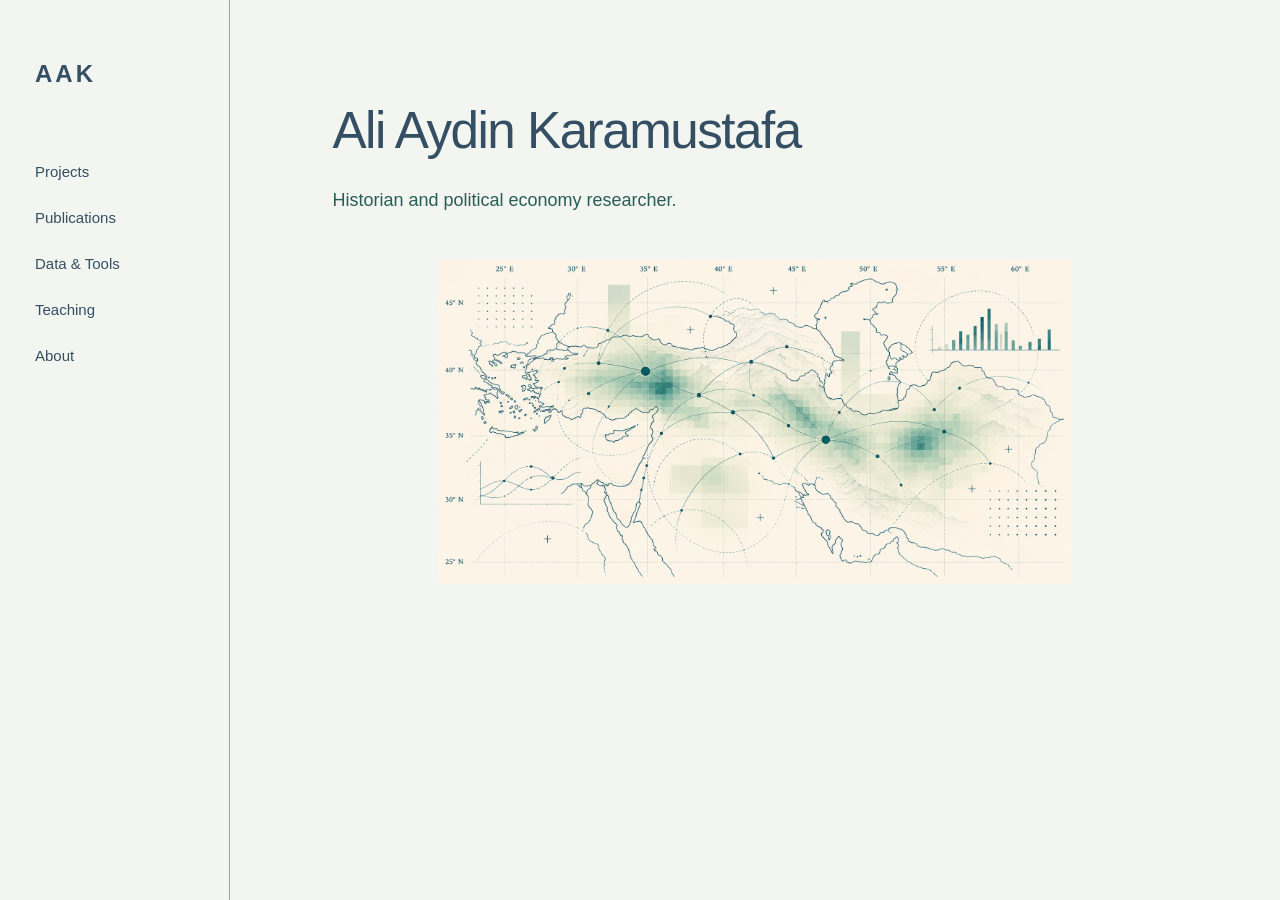
<file: index.html>
<!DOCTYPE html>
<html lang="en">

<head>
    <meta charset="UTF-8">
    <meta name="viewport" content="width=device-width, initial-scale=1.0">
    <title>Ali Aydin Karamustafa</title>
    <link rel="stylesheet" href="style.css">
</head>

<body>

    <!-- Left-side navigation -->
    <nav class="sidebar">
        <a href="index.html" class="site-name">AAK</a>
        
        <a href="projects.html">Projects</a>
        <a href="publications.html">Publications</a>
        <a href="data-tools.html">Data &amp; Tools</a>
        <a href="teaching.html">Teaching</a>
        <a href="about.html">About</a>
    </nav>

    <!-- Main homepage -->
    <main class="main-content">

        <section class="introduction">
            <h1>Ali Aydin Karamustafa</h1>
            <p>Historian and political economy researcher.</p>
        </section>

        <!-- Reserved for future artwork or interactive visualization -->
        <section class="visual-space">
    <img src="images/digital-map.png" alt="Abstract digital cartography of Anatolia, Iran, and the Middle East">
</section>

    </main>

</body>
</html>
</file>
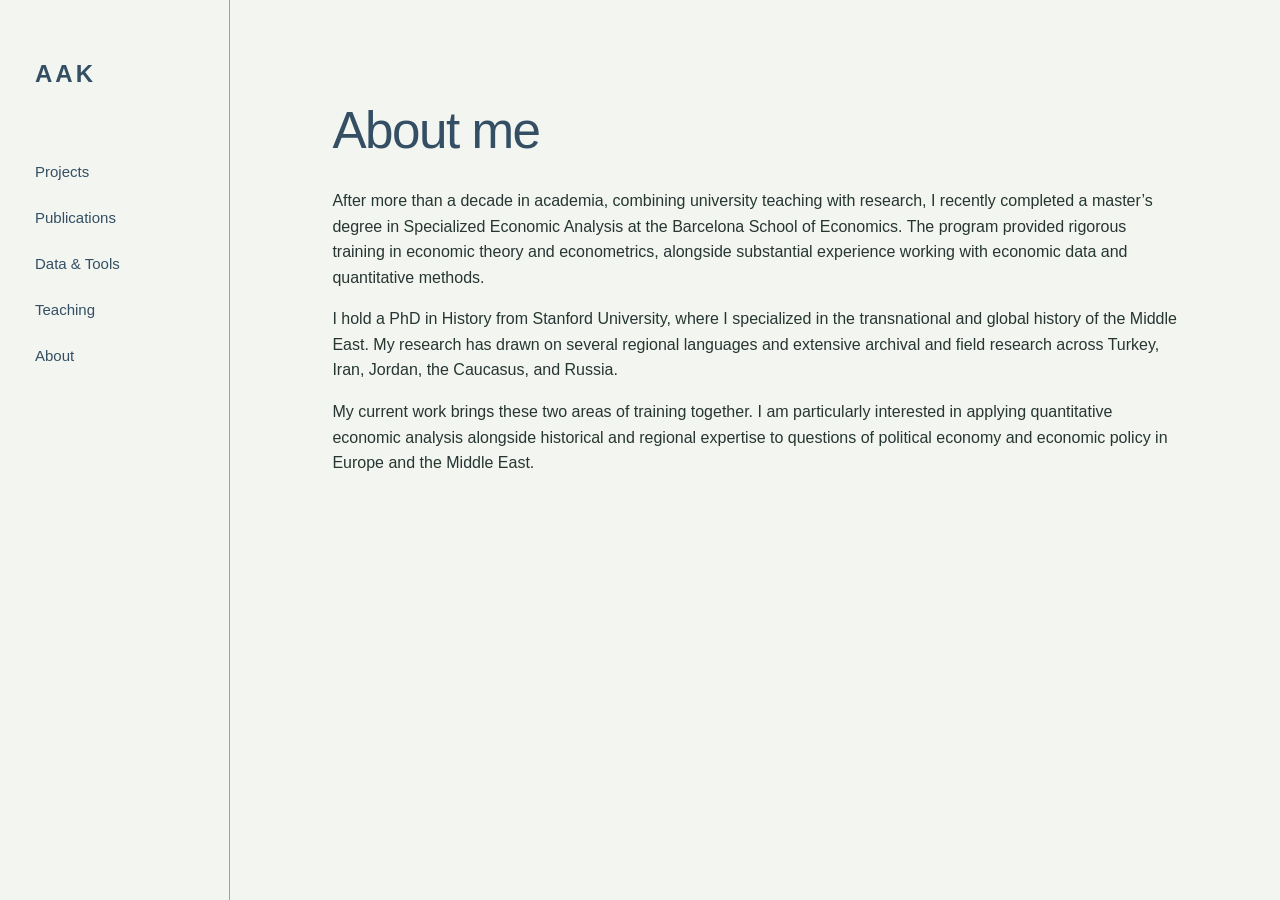
<file: about.html>
<!DOCTYPE html>
<html lang="en">

<head>
    <meta charset="UTF-8">
    <meta name="viewport" content="width=device-width, initial-scale=1.0">
    <title>About me | Ali Aydin Karamustafa</title>
    <link rel="stylesheet" href="style.css">
</head>

<body>

    <nav class="sidebar">
        <a href="index.html" class="site-name">AAK</a>

        <a href="projects.html">Projects</a>
        <a href="publications.html">Publications</a>
        <a href="data-tools.html">Data &amp; Tools</a>
        <a href="teaching.html">Teaching</a>
        <a href="about.html">About</a>
    </nav>

    
<main class="main-content">

    <section class="introduction">
        <h1>About me</h1>
    </section>

    <section class="about-text">

        <p>
            After more than a decade in academia, combining university
            teaching with research, I recently completed a master’s
            degree in Specialized Economic Analysis at the Barcelona
            School of Economics. The program provided rigorous training
            in economic theory and econometrics, alongside substantial
            experience working with economic data and quantitative methods.
        </p>

        <p>
            I hold a PhD in History from Stanford University, where
            I specialized in the transnational and global history
            of the Middle East. My research has drawn on several
            regional languages and extensive archival and field
            research across Turkey, Iran, Jordan, the Caucasus,
            and Russia.
        </p>

        <p>
            My current work brings these two areas of training
            together. I am particularly interested in applying
            quantitative economic analysis alongside historical
            and regional expertise to questions of political economy
            and economic policy in Europe and the Middle East.
        </p>

    </section>

</main>

</body>
</html>
</file>
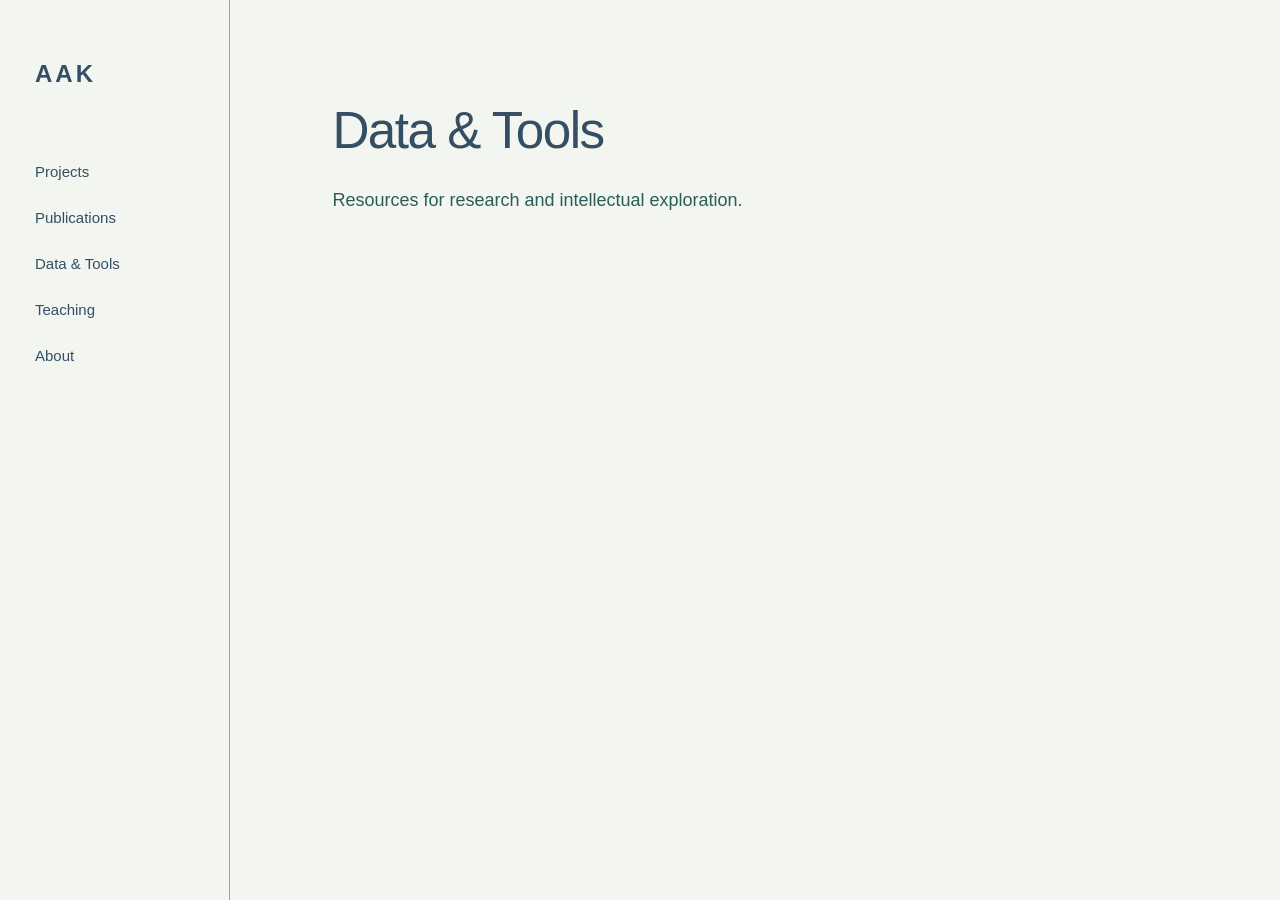
<file: data-tools.html>
<!DOCTYPE html>
<html lang="en">

<head>
    <meta charset="UTF-8">
    <meta name="viewport" content="width=device-width, initial-scale=1.0">
    <title>Data & Tools | Ali Aydin Karamustafa</title>
    <link rel="stylesheet" href="style.css">
</head>

<body>

    <nav class="sidebar">
        <a href="index.html" class="site-name">AAK</a>

        <a href="projects.html">Projects</a>
        <a href="publications.html">Publications</a>
        <a href="data-tools.html">Data &amp; Tools</a>
        <a href="teaching.html">Teaching</a>
        <a href="about.html">About</a>
    </nav>

    <main class="main-content">
        <section class="introduction">
            <h1>Data & Tools</h1>
            <p>Resources for research and intellectual exploration.</p>
        </section>
    </main>

</body>
</html>
</file>
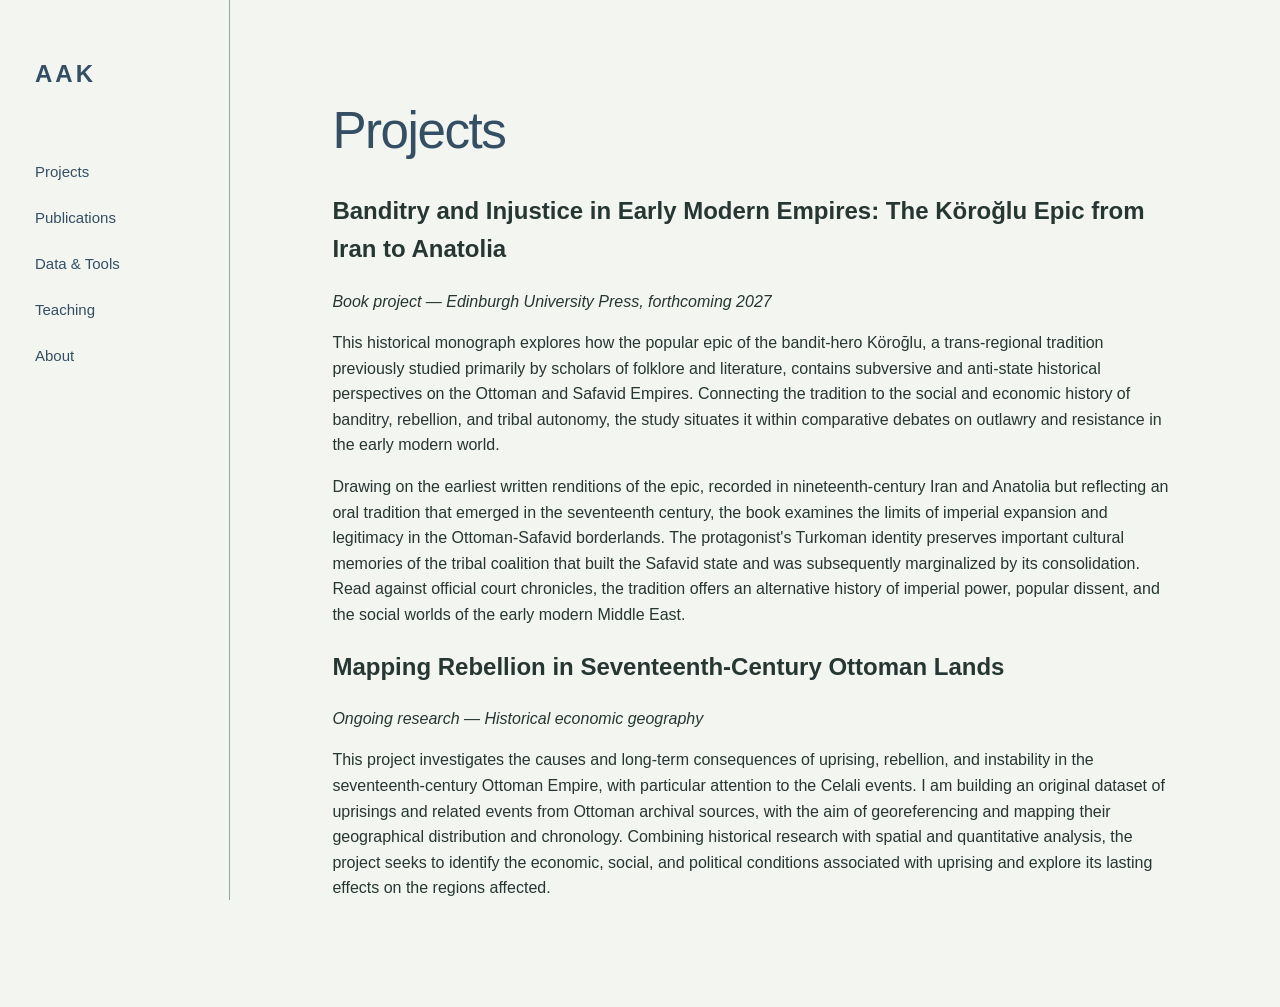
<file: projects.html>
<!DOCTYPE html>
<html lang="en">

<head>
    <meta charset="UTF-8">
    <meta name="viewport" content="width=device-width, initial-scale=1.0">
    <title>Projects | Ali Aydin Karamustafa</title>
    <link rel="stylesheet" href="style.css">
</head>

<body>

    <nav class="sidebar">
        <a href="index.html" class="site-name">AAK</a>

        <a href="projects.html">Projects</a>
        <a href="publications.html">Publications</a>
        <a href="data-tools.html">Data &amp; Tools</a>
        <a href="teaching.html">Teaching</a>
        <a href="about.html">About</a>
    </nav>

    
<main class="main-content">

    <section class="introduction">
        <h1>Projects</h1>
    </section>

    <section class="projects">

        <article class="project">
            <h2>Banditry and Injustice in Early Modern Empires: The Köroğlu Epic from Iran to Anatolia</h2>
            <p><em>Book project — Edinburgh University Press, forthcoming 2027</em></p>

            <p>
                This historical monograph explores how the popular epic of the
                bandit-hero Köroğlu, a trans-regional tradition previously
                studied primarily by scholars of folklore and literature,
                contains subversive and anti-state historical perspectives
                on the Ottoman and Safavid Empires. Connecting the tradition
                to the social and economic history of banditry, rebellion,
                and tribal autonomy, the study situates it within comparative
                debates on outlawry and resistance in the early modern world.
            </p>

            <p>
                Drawing on the earliest written renditions of the epic,
                recorded in nineteenth-century Iran and Anatolia but
                reflecting an oral tradition that emerged in the seventeenth
                century, the book examines the limits of imperial expansion
                and legitimacy in the Ottoman-Safavid borderlands. The
                protagonist's Turkoman identity preserves important cultural
                memories of the tribal coalition that built the Safavid
                state and was subsequently marginalized by its consolidation.
                Read against official court chronicles, the tradition
                offers an alternative history of imperial power, popular
                dissent, and the social worlds of the early modern
                Middle East.
            </p>
        </article>

        <article class="project">
            <h2>Mapping Rebellion in Seventeenth-Century Ottoman Lands</h2>
            <p><em>Ongoing research — Historical economic geography</em></p>

            <p>
                This project investigates the causes and long-term
                consequences of uprising, rebellion, and instability in the seventeenth-century
                Ottoman Empire, with particular attention to the Celali
                events. I am building an original dataset of
                uprisings and related events from Ottoman archival
                sources, with the aim of georeferencing and mapping
                their geographical distribution and chronology.
                Combining historical research with spatial and
                quantitative analysis, the project seeks to identify
                the economic, social, and political conditions
                associated with uprising and explore its lasting
                effects on the regions affected.
            </p>
        </article>

    </section>

</main>

</body>
</html>
</file>
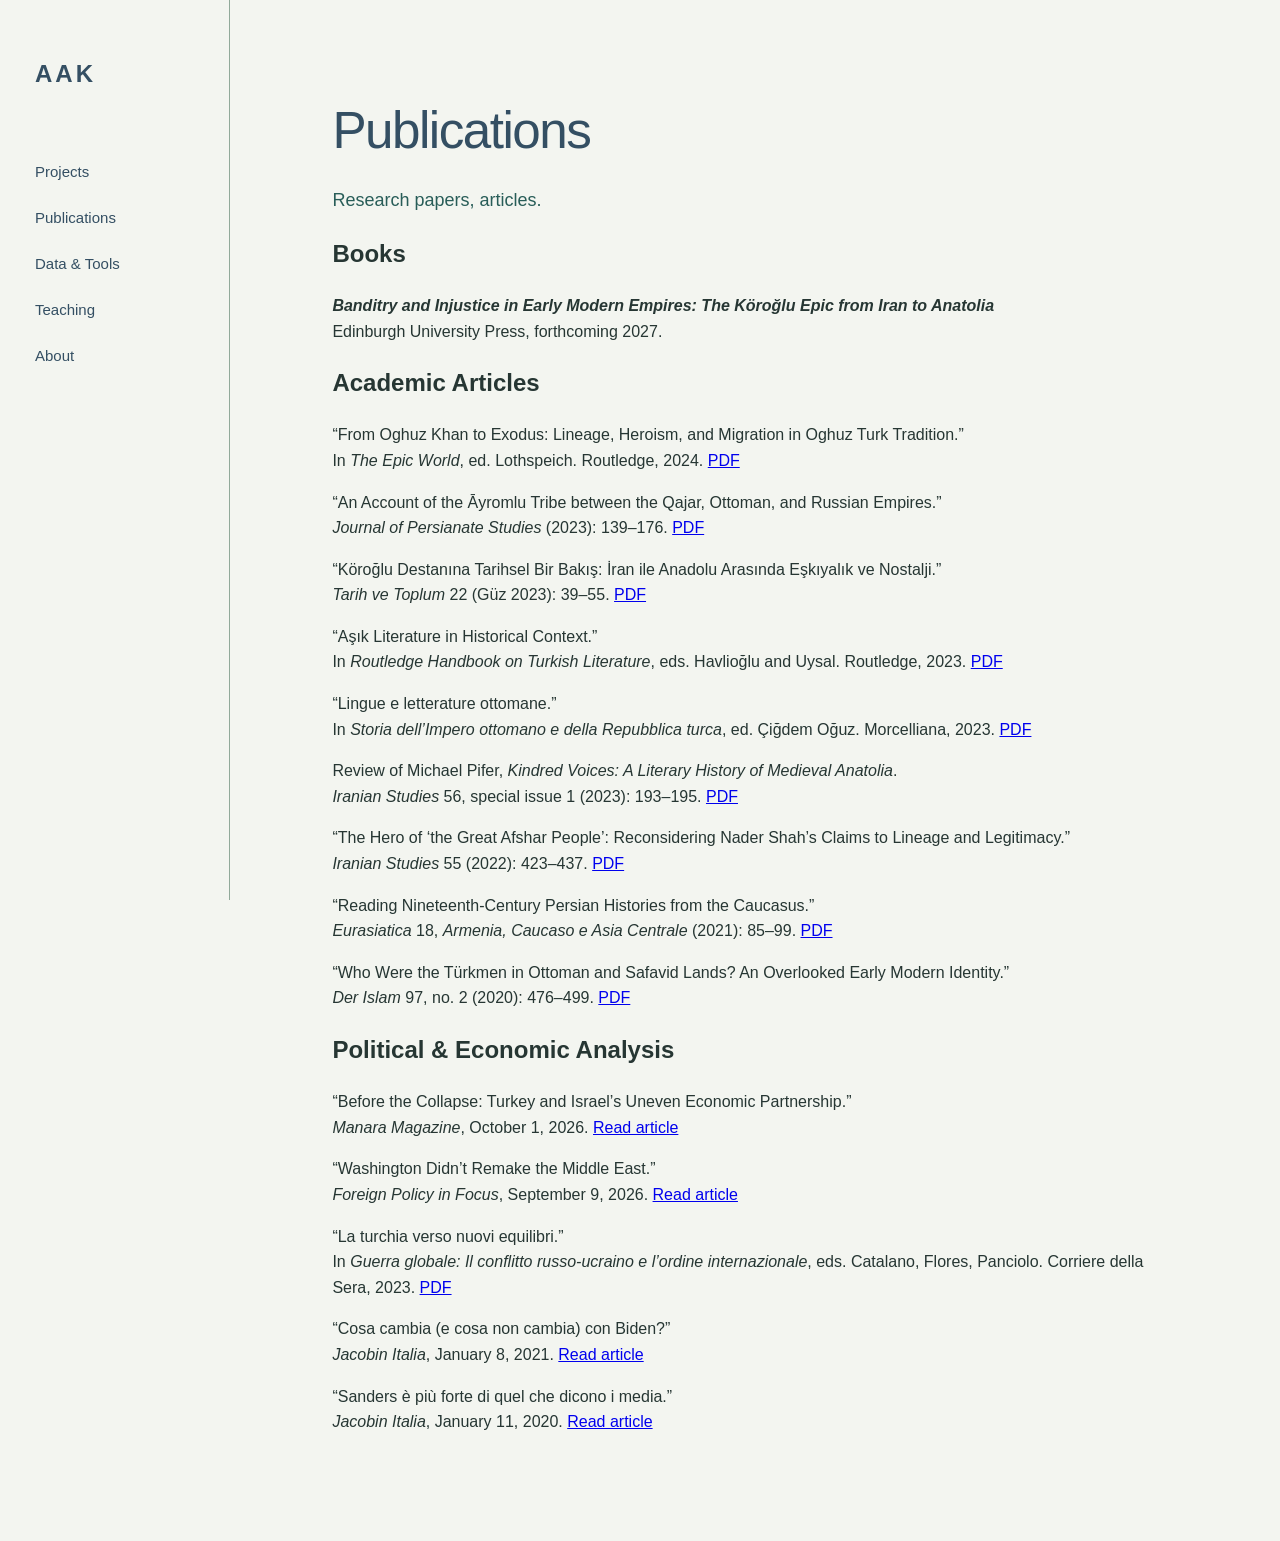
<file: publications.html>
<!DOCTYPE html>
<html lang="en">

<head>
    <meta charset="UTF-8">
    <meta name="viewport" content="width=device-width, initial-scale=1.0">
    <title>Publications | Ali Aydin Karamustafa</title>
    <link rel="stylesheet" href="style.css">
</head>

<body>

    <nav class="sidebar">
        <a href="index.html" class="site-name">AAK</a>

        <a href="projects.html">Projects</a>
        <a href="publications.html">Publications</a>
        <a href="data-tools.html">Data &amp; Tools</a>
        <a href="teaching.html">Teaching</a>
        <a href="about.html">About</a>
    </nav>

    <main class="main-content">
        <section class="introduction">
            <h1>Publications</h1>
            <p>Research papers, articles.</p>
        </section>

<section class="publications">

    <h2>Books</h2>

    <p>
        <strong><em>Banditry and Injustice in Early Modern Empires:
        The Köroğlu Epic from Iran to Anatolia</em></strong><br>
        Edinburgh University Press, forthcoming 2027.
    </p>


    <h2>Academic Articles</h2>

    <p>
        “From Oghuz Khan to Exodus: Lineage, Heroism, and Migration
        in Oghuz Turk Tradition.”<br>
        In <em>The Epic World</em>, ed. Lothspeich.
        Routledge, 2024.
        <a href="pdfs/karamustafa_routledge epic world.pdf" target="_blank">
    PDF
    </a>
    </p>

    <p>
        “An Account of the Āyromlu Tribe between the Qajar,
        Ottoman, and Russian Empires.”<br>
        <em>Journal of Persianate Studies</em> (2023): 139–176.
        <a href="pdfs/karamustafa_journal of persianate studies.pdf" target="_blank">
    PDF
    </a>
    </p>

    <p>
        “Köroğlu Destanına Tarihsel Bir Bakış:
        İran ile Anadolu Arasında Eşkıyalık ve Nostalji.”<br>
        <em>Tarih ve Toplum</em> 22 (Güz 2023): 39–55.
        <a href="pdfs/karamustafa_tarih ve toplum.pdf" target="_blank">
    PDF
    </a>
    </p>

    <p>
        “Aşık Literature in Historical Context.”<br>
        In <em>Routledge Handbook on Turkish Literature</em>,
        eds. Havlioğlu and Uysal. Routledge, 2023.
        <a href="pdfs/karamustafa_routledge asik literature.pdf" target="_blank">
    PDF
    </a>
    </p>

    <p>
        “Lingue e letterature ottomane.”<br>
        In <em>Storia dell’Impero ottomano e della Repubblica turca</em>,
        ed. Çiğdem Oğuz. Morcelliana, 2023.
        <a href="pdfs/karamustafa_lingue e letterature ottomane.pdf" target="_blank">
    PDF
    </a>
    </p>

    <p>
        Review of Michael Pifer, <em>Kindred Voices:
        A Literary History of Medieval Anatolia</em>.<br>
        <em>Iranian Studies</em> 56, special issue 1 (2023): 193–195.
        <a href="pdfs/karamustafa_iranian studies kindred voices.pdf" target="_blank">
    PDF
    </a>
    </p>

    <p>
        “The Hero of ‘the Great Afshar People’:
        Reconsidering Nader Shah’s Claims to Lineage and Legitimacy.”<br>
        <em>Iranian Studies</em> 55 (2022): 423–437.
        <a href="pdfs/karamustafa_iranian studies nader shah.pdf" target="_blank">
    PDF
    </a>
    </p>

    <p>
        “Reading Nineteenth-Century Persian Histories
        from the Caucasus.”<br>
        <em>Eurasiatica</em> 18,
        <em>Armenia, Caucaso e Asia Centrale</em> (2021): 85–99.
        <a href="pdfs/karamustafa_euroasiatica.pdf" target="_blank">
    PDF
    </a>
    </p>

    <p>
        “Who Were the Türkmen in Ottoman and Safavid Lands?
        An Overlooked Early Modern Identity.”<br>
        <em>Der Islam</em> 97, no. 2 (2020): 476–499.
    <a href="pdfs/karamustafa_der islam.pdf" target="_blank">
    PDF
    </a>
    </p>


    <h2>Political &amp; Economic Analysis</h2>

    <p>
        “Before the Collapse: Turkey and Israel’s Uneven
        Economic Partnership.”<br>
        <em>Manara Magazine</em>, October 1, 2026.
        <a href="https://manaramagazine.org/2026/10/before-the-collapse-turkey-and-israels-uneven-economic-partnership/"
           target="_blank" rel="noopener noreferrer">Read article</a>
    </p>

    <p>
        “Washington Didn’t Remake the Middle East.”<br>
        <em>Foreign Policy in Focus</em>, September 9, 2026.
        <a href="https://fpif.org/washington-didnt-remake-the-middle-east/"
           target="_blank" rel="noopener noreferrer">Read article</a>
    </p>

    <p>
        “La turchia verso nuovi equilibri.”<br>
        In <em>Guerra globale: Il conflitto russo-ucraino
        e l’ordine internazionale</em>,
        eds. Catalano, Flores, Panciolo.
        Corriere della Sera, 2023.
        <a href="pdfs/karamustafa_guerra globale.pdf" target="_blank">
    PDF
    </a>
    </p>

    <p>
        “Cosa cambia (e cosa non cambia) con Biden?”<br>
        <em>Jacobin Italia</em>, January 8, 2021.
        <a href="https://jacobinitalia.it/cosa-cambia-e-cosa-non-cambia-con-biden/"
           target="_blank" rel="noopener noreferrer">Read article</a>
    </p>

    <p>
        “Sanders è più forte di quel che dicono i media.”<br>
        <em>Jacobin Italia</em>, January 11, 2020.
        <a href="https://jacobinitalia.it/sanders-e-piu-forte-di-quel-che-dicono-i-media/"
           target="_blank" rel="noopener noreferrer">Read article</a>
    </p>

</section>

        
    </main>

</body>
</html>
</file>
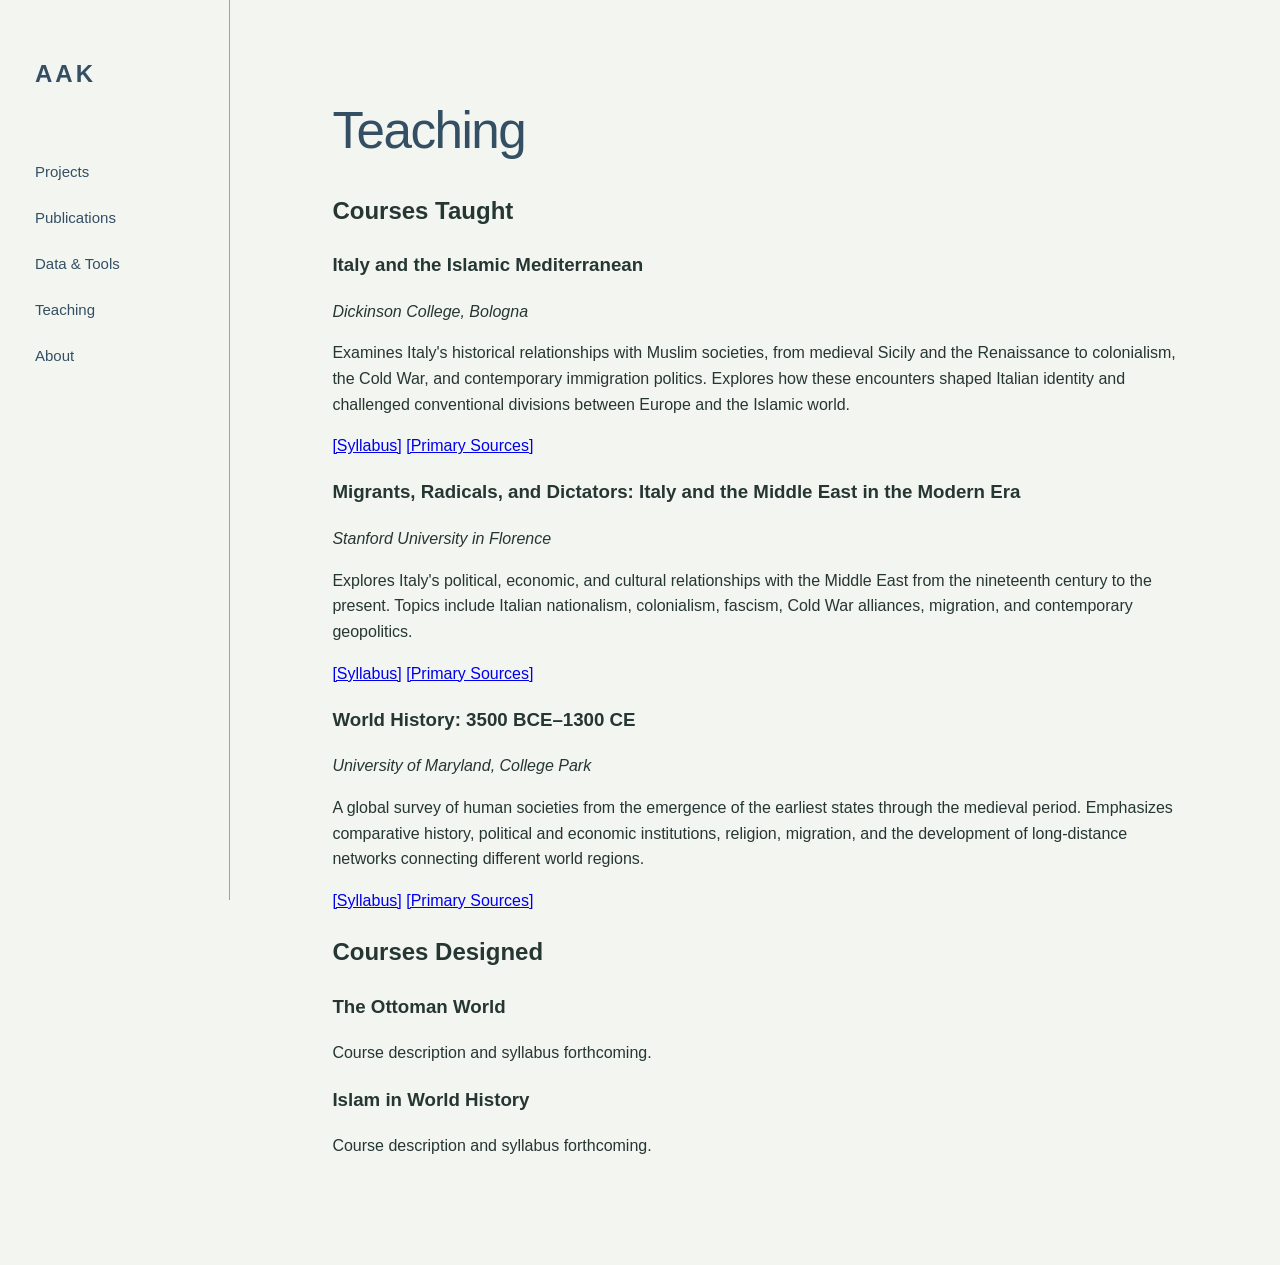
<file: teaching.html>
<!DOCTYPE html>
<html lang="en">

<head>
    <meta charset="UTF-8">
    <meta name="viewport" content="width=device-width, initial-scale=1.0">
    <title>Teaching | Ali Aydin Karamustafa</title>
    <link rel="stylesheet" href="style.css">
</head>

<body>

    <nav class="sidebar">
        <a href="index.html" class="site-name">AAK</a>

        <a href="projects.html">Projects</a>
        <a href="publications.html">Publications</a>
        <a href="data-tools.html">Data &amp; Tools</a>
        <a href="teaching.html">Teaching</a>
        <a href="about.html">About</a>
    </nav>

    
<main class="main-content">

    <section class="introduction">
        <h1>Teaching</h1>
    </section>

    <section class="teaching">

        <h2>Courses Taught</h2>

        <article class="course">
            <h3>Italy and the Islamic Mediterranean</h3>
            <p><em>Dickinson College, Bologna</em></p>
            <p>
                Examines Italy's historical relationships with Muslim
                societies, from medieval Sicily and the Renaissance
                to colonialism, the Cold War, and contemporary
                immigration politics. Explores how these encounters
                shaped Italian identity and challenged conventional
                divisions between Europe and the Islamic world.
            </p>
            <p>
                <a href="syllabi/italy-islamic-mediterranean.pdf"
                   target="_blank">[Syllabus]</a>
                <a href="#" class="sources-link">[Primary Sources]</a>
            </p>
        </article>

        <article class="course">
            <h3>Migrants, Radicals, and Dictators:
                Italy and the Middle East in the Modern Era</h3>
            <p><em>Stanford University in Florence</em></p>
            <p>
                Explores Italy's political, economic, and cultural
                relationships with the Middle East from the
                nineteenth century to the present. Topics include
                Italian nationalism, colonialism, fascism, Cold War
                alliances, migration, and contemporary geopolitics.
            </p>
            <p>
                <a href="syllabi/migrants-radicals-dictators.pdf"
                   target="_blank">[Syllabus]</a>
                <a href="#" class="sources-link">[Primary Sources]</a>
            </p>
        </article>

        <article class="course">
            <h3>World History: 3500 BCE–1300 CE</h3>
            <p><em>University of Maryland, College Park</em></p>
            <p>
                A global survey of human societies from the
                emergence of the earliest states through the
                medieval period. Emphasizes comparative history,
                political and economic institutions, religion,
                migration, and the development of long-distance
                networks connecting different world regions.
            </p>
            <p>
                <a href="syllabi/world-history.pdf"
                   target="_blank">[Syllabus]</a>
                <a href="#" class="sources-link">[Primary Sources]</a>
            </p>
        </article>

        <h2>Courses Designed</h2>

        <article class="course">
            <h3>The Ottoman World</h3>
            <p>
                Course description and syllabus forthcoming.
            </p>
        </article>

        <article class="course">
            <h3>Islam in World History</h3>
            <p>
                Course description and syllabus forthcoming.
            </p>
        </article>

    </section>

</main>


</body>
</html>
</file>
<file: style.css>
/* 1. Color palette */

:root {
    --background: #F3F5F0;
    --text: #263633;
    --blue: #344F63;
    --teal: #285D58;
    --sage: #91A99A;
}

/* 2. General page settings */

* {
    box-sizing: border-box;
}

body {
    margin: 0;
    background-color: var(--background);
    color: var(--text);
    font-family: "Helvetica Neue", Arial, sans-serif;
    line-height: 1.6;
}

/* 3. Vertical navigation */

.sidebar {
    position: fixed;
    top: 0;
    left: 0;
    width: 230px;
    height: 100vh;
    padding: 55px 35px;
    display: flex;
    flex-direction: column;
    gap: 22px;
    border-right: 1px solid var(--sage);
}

.sidebar a {
    color: var(--blue);
    text-decoration: none;
    font-size: 15px;
    transition: color 0.2s;
}

.sidebar a:hover {
    color: var(--teal);
}

.sidebar .site-name {
    font-size: 24px;
    font-weight: 600;
    letter-spacing: 3px;
    margin-bottom: 45px;
}

/* 4. Main content */

.main-content {
    margin-left: 230px;
    padding: 90px 8%;
    min-height: 100vh;
}

.introduction h1 {
    font-size: clamp(32px, 4vw, 54px);
    font-weight: 400;
    letter-spacing: -1.5px;
    margin: 0;
    color: var(--blue);
}

.introduction p {
    font-size: 18px;
    color: var(--teal);
    margin-top: 14px;
}

/* 5. Space for future visual work */

/* 5. Homepage image */

.visual-space {
    margin-top: 45px;
    width: 100%;
    border: none;
    background: transparent;
}

.visual-space img {
    display: block;
    width: 75%;
    max-width: 850px;
    height: auto;
    margin: 0 auto;
}

/* 6. Responsive layout */

@media (max-width: 750px) {
    .sidebar {
        position: relative;
        width: 100%;
        height: auto;
        padding: 25px;
        flex-direction: row;
        flex-wrap: wrap;
        gap: 18px;
        border-right: none;
        border-bottom: 1px solid var(--sage);
    }

    .sidebar .site-name {
        width: 100%;
        margin-bottom: 5px;
    }

    .main-content {
        margin-left: 0;
        padding: 50px 25px;
    }
    
        .visual-space {
        margin-top: 35px;
        min-height: 0;
    }

    .visual-space img {
        width: 100%;
    }
}
}
</file>
